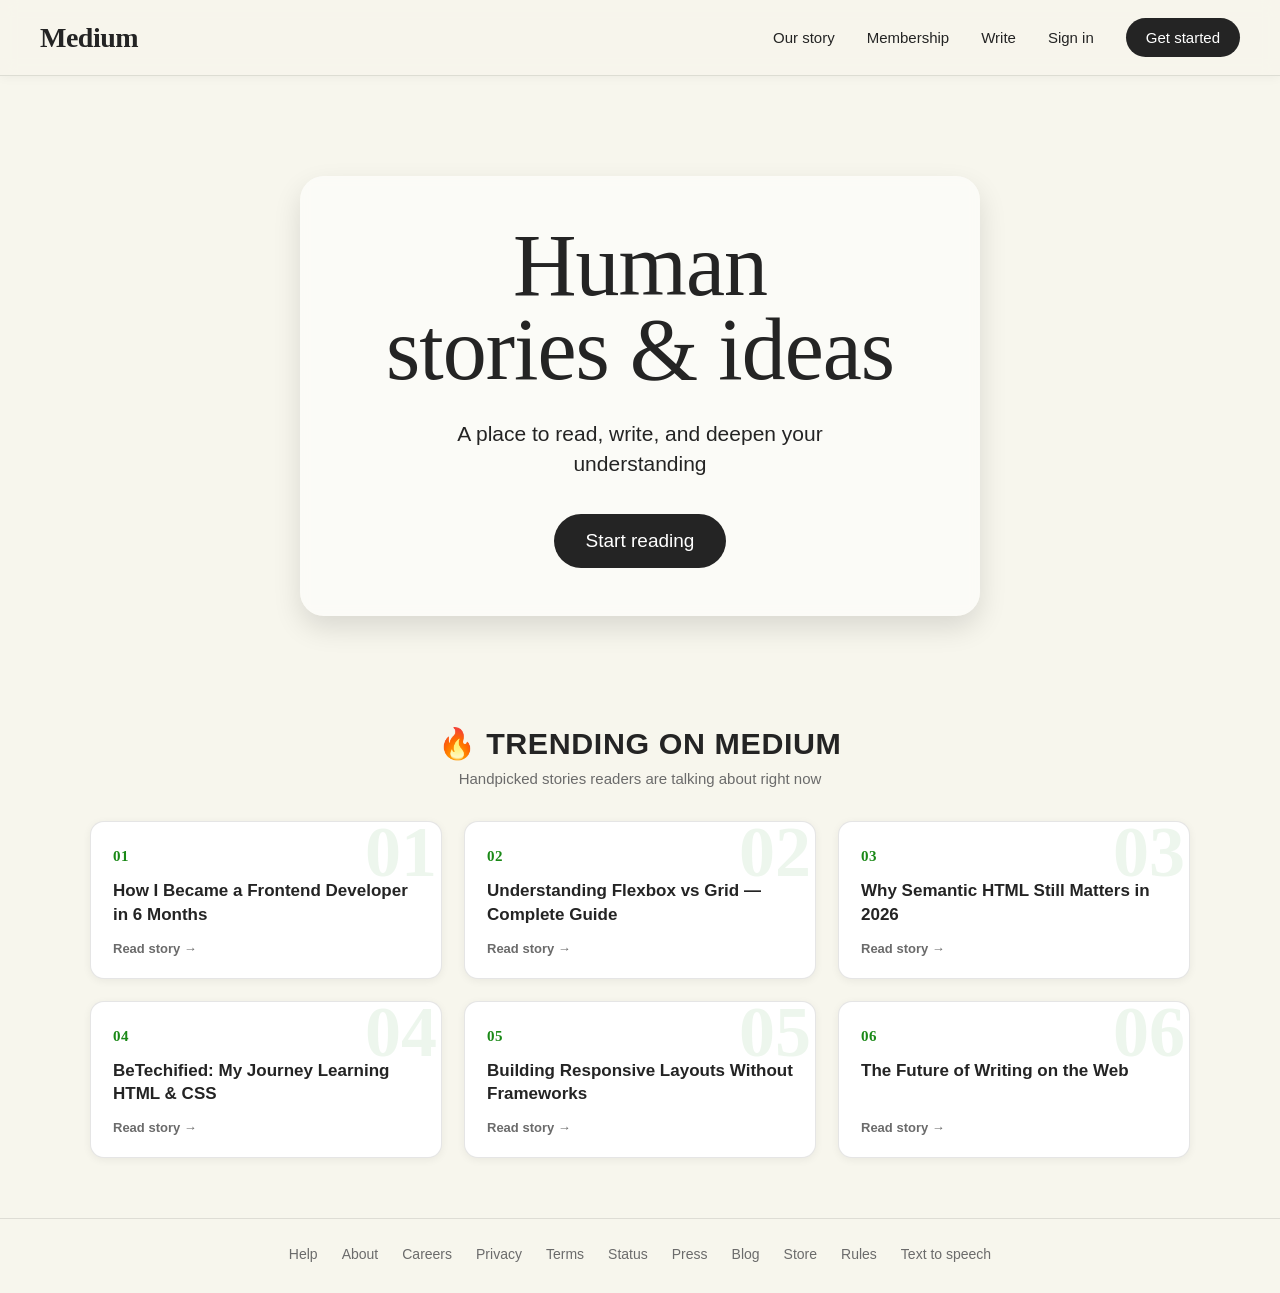
<file: index.html>
<!doctype html>
<html lang="en">
  <head>
    <meta charset="UTF-8" />
    <meta
      name="viewport"
      content="width=device-width, initial-scale=1, viewport-fit=cover"
    />
    <title>Medium: Read and write stories</title>
    <link rel="stylesheet" href="style.css" />
  </head>
  <body>
    <div id="intro-splash" aria-hidden="true">
      <span class="intro-logo">Medium</span>
    </div>

    <header id="site-header">
      <div class="logo">Medium</div>

      <!-- CSS-only mobile menu (checkbox hack): no JS needed -->
      <input type="checkbox" id="nav-toggle" class="nav-toggle-input" />
      <label for="nav-toggle" class="menu-toggle" aria-label="Toggle menu">
        <span></span>
        <span></span>
        <span></span>
      </label>

      <nav id="site-nav">
        <a href="#" class="hide-narrow">Our story</a>
        <a href="#" class="hide-narrow">Membership</a>
        <a href="#" class="hide-narrow">Write</a>
        <a href="#" class="hide-narrow">Sign in</a>
        <button class="get-started">Get started</button>
      </nav>
    </header>

    <main class="hero" id="hero">
      <div class="hero-slideshow" id="hero-slideshow">
        <div
          class="slide slide-1"
          style="background-image: url(&quot;bg2.jpg&quot;)"
        ></div>
        <div
          class="slide slide-2"
          style="background-image: url(&quot;bg.png&quot;)"
        ></div>
        <div
          class="slide slide-3"
          style="background-image: url(&quot;bg3.jpeg&quot;)"
        ></div>
      </div>
      <div class="hero-overlay"></div>

      <div class="hero-text">
        <h1 class="reveal reveal-1">Human<br />stories &amp; ideas</h1>
        <p class="reveal reveal-2">
          A place to read, write, and deepen your understanding
        </p>
        <button class="start-reading reveal reveal-3">Start reading</button>
      </div>
    </main>

    <section class="trending">
      <div class="trending-head">
        <h3>🔥 Trending on Medium</h3>
        <p>Handpicked stories readers are talking about right now</p>
      </div>

      <div class="trending-grid">
        <article class="trend-card" data-num="01" tabindex="0">
          <span class="num">01</span>
          <p>How I Became a Frontend Developer in 6 Months</p>
          <span class="read-more">Read story →</span>
        </article>

        <article class="trend-card" data-num="02" tabindex="0">
          <span class="num">02</span>
          <p>Understanding Flexbox vs Grid — Complete Guide</p>
          <span class="read-more">Read story →</span>
        </article>

        <article class="trend-card" data-num="03" tabindex="0">
          <span class="num">03</span>
          <p>Why Semantic HTML Still Matters in 2026</p>
          <span class="read-more">Read story →</span>
        </article>

        <article class="trend-card" data-num="04" tabindex="0">
          <span class="num">04</span>
          <p>BeTechified: My Journey Learning HTML &amp; CSS</p>
          <span class="read-more">Read story →</span>
        </article>

        <article class="trend-card" data-num="05" tabindex="0">
          <span class="num">05</span>
          <p>Building Responsive Layouts Without Frameworks</p>
          <span class="read-more">Read story →</span>
        </article>

        <article class="trend-card" data-num="06" tabindex="0">
          <span class="num">06</span>
          <p>The Future of Writing on the Web</p>
          <span class="read-more">Read story →</span>
        </article>
      </div>
    </section>

    <footer>
      <ul>
        <li><a href="#">Help</a></li>
        <li><a href="#">About</a></li>
        <li><a href="#">Careers</a></li>
        <li><a href="#">Privacy</a></li>
        <li><a href="#">Terms</a></li>
        <li><a href="#" class="hide-narrow">Status</a></li>
        <li><a href="#" class="hide-narrow">Press</a></li>
        <li><a href="#" class="hide-narrow">Blog</a></li>
        <li><a href="#" class="hide-narrow">Store</a></li>
        <li><a href="#" class="hide-narrow">Rules</a></li>
        <li><a href="#" class="hide-narrow">Text to speech</a></li>
      </ul>
    </footer>
  </body>
</html>
</file>
<file: style.css>
:root {
  --cream: #f7f6ed;
  --ink: #242424;
  --ink-soft: #6b6b6b;
  --green: #1a8917;
  --green-dark: #156d13;
  --line: rgba(0, 0, 0, 0.1);
  --line-strong: rgba(0, 0, 0, 0.85);
  --card-bg: #ffffff;
  --radius: 14px;
  --shadow-sm: 0 2px 8px rgba(0, 0, 0, 0.06);
  --shadow-md: 0 12px 28px rgba(0, 0, 0, 0.12);
  --ease: cubic-bezier(0.4, 0, 0.2, 1);
  box-sizing: border-box;
}

* {
  box-sizing: inherit;
  margin: 0;
  padding: 0;
}

html {
  scroll-behavior: smooth;
  scroll-padding-top: 90px;
}

html,
body {
  height: 100%;
  background: var(--cream);
  color: var(--ink);
  font-family: "Helvetica Neue", Helvetica, Arial, sans-serif;
  -webkit-font-smoothing: antialiased;
}

a,
button {
  font-family: inherit;
}

/* visible, tasteful focus state for keyboard users */
a:focus-visible,
button:focus-visible,
.menu-toggle:focus-visible {
  outline: 2px solid var(--green);
  outline-offset: 3px;
  border-radius: 4px;
}

/* =========================================================
   Intro splash — pure CSS, runs automatically on every load
   ========================================================= */
#intro-splash {
  position: fixed;
  inset: 0;
  z-index: 999;
  display: flex;
  align-items: center;
  justify-content: center;
  background: var(--cream);
  animation: splash-fade 1.1s var(--ease) forwards;
}

.intro-logo {
  font-family: Georgia, "Times New Roman", serif;
  font-weight: 700;
  font-size: 44px;
  letter-spacing: -0.5px;
  color: var(--ink);
  opacity: 0;
  transform: scale(0.88);
  animation: intro-pop 0.6s var(--ease) forwards;
}

@keyframes intro-pop {
  0% {
    opacity: 0;
    transform: scale(0.88);
  }
  60% {
    opacity: 1;
    transform: scale(1.03);
  }
  100% {
    opacity: 1;
    transform: scale(1);
  }
}

/* Splash holds, then fades away and stops blocking clicks */
@keyframes splash-fade {
  0%,
  55% {
    opacity: 1;
    visibility: visible;
    pointer-events: auto;
  }
  100% {
    opacity: 0;
    visibility: hidden;
    pointer-events: none;
  }
}

/* Hero content fades/slides in right after the splash clears */
.reveal {
  opacity: 0;
  transform: translateY(18px);
  animation: reveal-up 0.6s var(--ease) forwards;
}

.reveal-1 {
  animation-delay: 1.2s;
}
.reveal-2 {
  animation-delay: 1.4s;
}
.reveal-3 {
  animation-delay: 1.6s;
}

@keyframes reveal-up {
  to {
    opacity: 1;
    transform: translateY(0);
  }
}

@media (prefers-reduced-motion: reduce) {
  #intro-splash {
    display: none;
  }
  .intro-logo,
  .reveal {
    opacity: 1;
    transform: none;
    animation: none;
  }
}

/* ---------- Header ---------- */
header {
  position: sticky;
  top: 0;
  z-index: 50;
  display: flex;
  align-items: center;
  justify-content: space-between;
  padding: 18px 40px;
  border-bottom: 1px solid var(--line);
  background: rgba(247, 246, 237, 0.9);
  backdrop-filter: saturate(180%) blur(8px);
  box-shadow: 0 2px 10px rgba(0, 0, 0, 0.04);
}

.logo {
  font-family: Georgia, "Times New Roman", serif;
  font-weight: 700;
  font-size: 28px;
  letter-spacing: -0.5px;
  color: var(--ink);
}

nav {
  display: flex;
  align-items: center;
  gap: 32px;
}

nav a {
  position: relative;
  color: var(--ink);
  text-decoration: none;
  font-size: 15px;
  padding: 4px 0;
}

nav a::after {
  content: "";
  position: absolute;
  left: 0;
  bottom: -2px;
  width: 0%;
  height: 1.5px;
  background: var(--ink);
  transition: width 0.2s var(--ease);
}

nav a:hover::after {
  width: 100%;
}

.get-started {
  background: var(--ink);
  color: #fff;
  border: none;
  border-radius: 999px;
  padding: 11px 20px;
  font-size: 15px;
  cursor: pointer;
  transition:
    transform 0.15s var(--ease),
    background 0.15s var(--ease);
}

.get-started:hover {
  background: #000;
  transform: translateY(-1px);
}

.get-started:active {
  transform: translateY(0);
}

/* =========================================================
   Mobile menu — CSS-only "checkbox hack", no JS
   ========================================================= */

/* visually hidden but still focusable/toggleable checkbox */
.nav-toggle-input {
  position: absolute;
  width: 1px;
  height: 1px;
  margin: -1px;
  overflow: hidden;
  clip: rect(0, 0, 0, 0);
  white-space: nowrap;
}

.menu-toggle {
  display: none;
  background: none;
  border: none;
  cursor: pointer;
  width: 32px;
  height: 24px;
  flex-direction: column;
  justify-content: space-between;
  padding: 0;
}

.menu-toggle span {
  display: block;
  height: 2px;
  width: 100%;
  background: var(--ink);
  border-radius: 2px;
  transition:
    transform 0.25s var(--ease),
    opacity 0.25s var(--ease);
}

/* hamburger -> X, driven purely by :checked */
.nav-toggle-input:checked ~ .menu-toggle span:nth-child(1) {
  transform: translateY(11px) rotate(45deg);
}
.nav-toggle-input:checked ~ .menu-toggle span:nth-child(2) {
  opacity: 0;
}
.nav-toggle-input:checked ~ .menu-toggle span:nth-child(3) {
  transform: translateY(-11px) rotate(-45deg);
}

/* ---------- Hero ---------- */
.hero {
  position: relative;
  width: 100%;
  margin: 0 auto;
  padding: 70px 40px;
  display: flex;
  align-items: center;
  justify-content: center;
  overflow: hidden;
  min-height: 640px;
  isolation: isolate;
}

/* =========================================================
   Hero slideshow — pure CSS, three slides, no JS.

   Total loop: 15s. Each image holds for ~4s and crossfades into
   the next over 1s. To add a 4th image, see the note below.
   ========================================================= */
.hero-slideshow {
  position: absolute;
  inset: 0;
  z-index: 0;
}

.hero-slideshow .slide {
  position: absolute;
  inset: 0;
  background-repeat: no-repeat;
  background-position: center;
  background-size: cover;
  opacity: 0;
}

.slide-1 {
  animation: hero-fade-1 15s var(--ease) infinite;
}
.slide-2 {
  animation: hero-fade-2 15s var(--ease) infinite;
}
.slide-3 {
  animation: hero-fade-3 15s var(--ease) infinite;
}

/* visible 0%–33.3% (0s–5s), fades out over the final 1s of its turn */
@keyframes hero-fade-1 {
  0% {
    opacity: 1;
  }
  26.7% {
    opacity: 1;
  }
  33.3% {
    opacity: 0;
  }
  100% {
    opacity: 0;
  }
}

/* fades in at 33.3% (5s), holds, fades out by 66.7% (10s) */
@keyframes hero-fade-2 {
  0% {
    opacity: 0;
  }
  33.3% {
    opacity: 0;
  }
  40% {
    opacity: 1;
  }
  60% {
    opacity: 1;
  }
  66.7% {
    opacity: 0;
  }
  100% {
    opacity: 0;
  }
}

/* fades in at 66.7% (10s), holds, fades back out right at the loop point */
@keyframes hero-fade-3 {
  0% {
    opacity: 0;
  }
  66.7% {
    opacity: 0;
  }
  73.3% {
    opacity: 1;
  }
  93.3% {
    opacity: 1;
  }
  100% {
    opacity: 0;
  }
}

/* To add a 4th slide: switch each slide to a 20s duration, give every
   slide a 5s-wide window (25% of 20s) with a 1s fade at each edge, and
   add a matching hero-fade-4 keyframe following the same pattern. */

/* Soft tint over the slides so centered text stays readable on any photo */
.hero-overlay {
  position: absolute;
  inset: 0;
  z-index: 1;
  background: radial-gradient(
    circle at center,
    rgba(247, 246, 237, 0.72) 0%,
    rgba(247, 246, 237, 0.55) 45%,
    rgba(247, 246, 237, 0.35) 100%
  );
}

.hero-text {
  position: relative;
  z-index: 2;
  max-width: 680px;
  width: 100%;
  margin: 0 auto;
  text-align: center;
  display: flex;
  flex-direction: column;
  align-items: center;
  background: rgba(255, 255, 255, 0.55);
  backdrop-filter: blur(6px);
  border-radius: 24px;
  padding: 48px 44px;
  box-shadow: var(--shadow-md);
}

.hero-text h1 {
  font-family: Georgia, "Times New Roman", serif;
  font-weight: 400;
  font-size: 88px;
  line-height: 0.95;
  letter-spacing: -1px;
  margin-bottom: 28px;
}

.hero-text p {
  font-size: 21px;
  line-height: 1.4;
  margin-bottom: 36px;
  color: var(--ink);
  max-width: 460px;
}

.start-reading {
  background: var(--ink);
  color: #fff;
  border: none;
  border-radius: 999px;
  padding: 16px 32px;
  font-size: 19px;
  cursor: pointer;
  transition:
    transform 0.15s var(--ease),
    background 0.15s var(--ease),
    box-shadow 0.15s var(--ease);
}

.start-reading:hover {
  background: var(--green);
  transform: translateY(-2px);
  box-shadow: var(--shadow-sm);
}

.start-reading:active {
  transform: translateY(0);
}

/* ---------- Trending ---------- */
.trending {
  padding: 10px 50px 60px;
}

.trending-head {
  max-width: 1100px;
  margin: 0 auto 34px;
  text-align: center;
}

.trending-head h3 {
  font-size: 1.9rem;
  letter-spacing: 0.02em;
  text-transform: uppercase;
  margin-bottom: 8px;
}

.trending-head p {
  color: var(--ink-soft);
  font-size: 15px;
}

.trending-grid {
  display: grid;
  grid-template-columns: repeat(auto-fit, minmax(280px, 1fr));
  gap: 22px;
  max-width: 1100px;
  margin: 0 auto;
}

.trend-card {
  position: relative;
  display: flex;
  flex-direction: column;
  gap: 14px;
  background: var(--card-bg);
  border: 1px solid var(--line);
  border-radius: var(--radius);
  padding: 26px 22px 22px;
  box-shadow: var(--shadow-sm);
  overflow: hidden;
  transition:
    transform 0.22s var(--ease),
    box-shadow 0.22s var(--ease),
    border-color 0.22s var(--ease);
  cursor: pointer;
}

.trend-card::before {
  content: attr(data-num);
  position: absolute;
  top: -6px;
  right: 4px;
  font-family: Georgia, "Times New Roman", serif;
  font-size: 72px;
  font-weight: 700;
  color: rgba(26, 137, 23, 0.08);
  line-height: 1;
  pointer-events: none;
}

.trend-card:hover {
  transform: translateY(-5px);
  box-shadow: var(--shadow-md);
  border-color: rgba(26, 137, 23, 0.35);
}

.trend-card .num {
  font-family: Georgia, "Times New Roman", serif;
  font-size: 15px;
  font-weight: 700;
  color: var(--green);
  letter-spacing: 0.04em;
}

.trend-card p {
  font-size: 17px;
  font-weight: 600;
  line-height: 1.4;
  color: var(--ink);
  position: relative;
  z-index: 1;
}

.trend-card .read-more {
  margin-top: auto;
  display: inline-flex;
  align-items: center;
  gap: 6px;
  font-size: 13px;
  font-weight: 600;
  color: var(--ink-soft);
  transition:
    gap 0.2s var(--ease),
    color 0.2s var(--ease);
}

.trend-card:hover .read-more {
  color: var(--green-dark);
  gap: 10px;
}

/* ---------- Footer ---------- */
footer {
  border-top: 1px solid var(--line);
  padding: 26px 40px 30px;
}

footer ul {
  list-style: none;
  display: flex;
  flex-wrap: wrap;
  gap: 24px;
  justify-content: center;
}

footer a {
  color: var(--ink-soft);
  text-decoration: none;
  font-size: 14px;
  transition: color 0.15s var(--ease);
}

footer a:hover {
  color: var(--ink);
  text-decoration: underline;
}

/* ---------- Responsive ---------- */
@media (max-width: 900px) {
  .hero {
    padding: 50px 24px;
    min-height: 520px;
  }
  .hero-text {
    padding: 36px 28px;
  }
  .hero-text h1 {
    font-size: 64px;
  }
}

@media (max-width: 640px) {
  header {
    padding: 16px 20px;
  }

  .menu-toggle {
    display: flex;
  }

  nav {
    position: fixed;
    top: 64px;
    left: 0;
    right: 0;
    flex-direction: column;
    align-items: flex-start;
    gap: 18px;
    background: var(--cream);
    padding: 22px 24px 26px;
    border-bottom: 1px solid var(--line);
    transform: translateY(-8px);
    opacity: 0;
    pointer-events: none;
    transition:
      transform 0.2s var(--ease),
      opacity 0.2s var(--ease);
  }

  /* nav is a later sibling of the checkbox, so :checked reveals it */
  .nav-toggle-input:checked ~ nav {
    transform: translateY(0);
    opacity: 1;
    pointer-events: auto;
  }

  nav a.hide-narrow {
    display: inline;
    font-size: 17px;
  }

  footer ul li a.hide-narrow {
    display: none;
  }

  .logo {
    font-size: 22px;
  }

  .get-started {
    padding: 9px 16px;
    font-size: 14px;
  }

  .hero {
    padding: 30px 16px;
    min-height: 460px;
  }

  .hero-text {
    padding: 28px 20px;
    border-radius: 18px;
  }

  .hero-text h1 {
    font-size: 44px;
  }

  .hero-text p {
    font-size: 17px;
  }

  .start-reading {
    background: var(--green);
    width: 100%;
    text-align: center;
  }

  .trending {
    padding: 0 20px 40px;
  }
}
</file>
